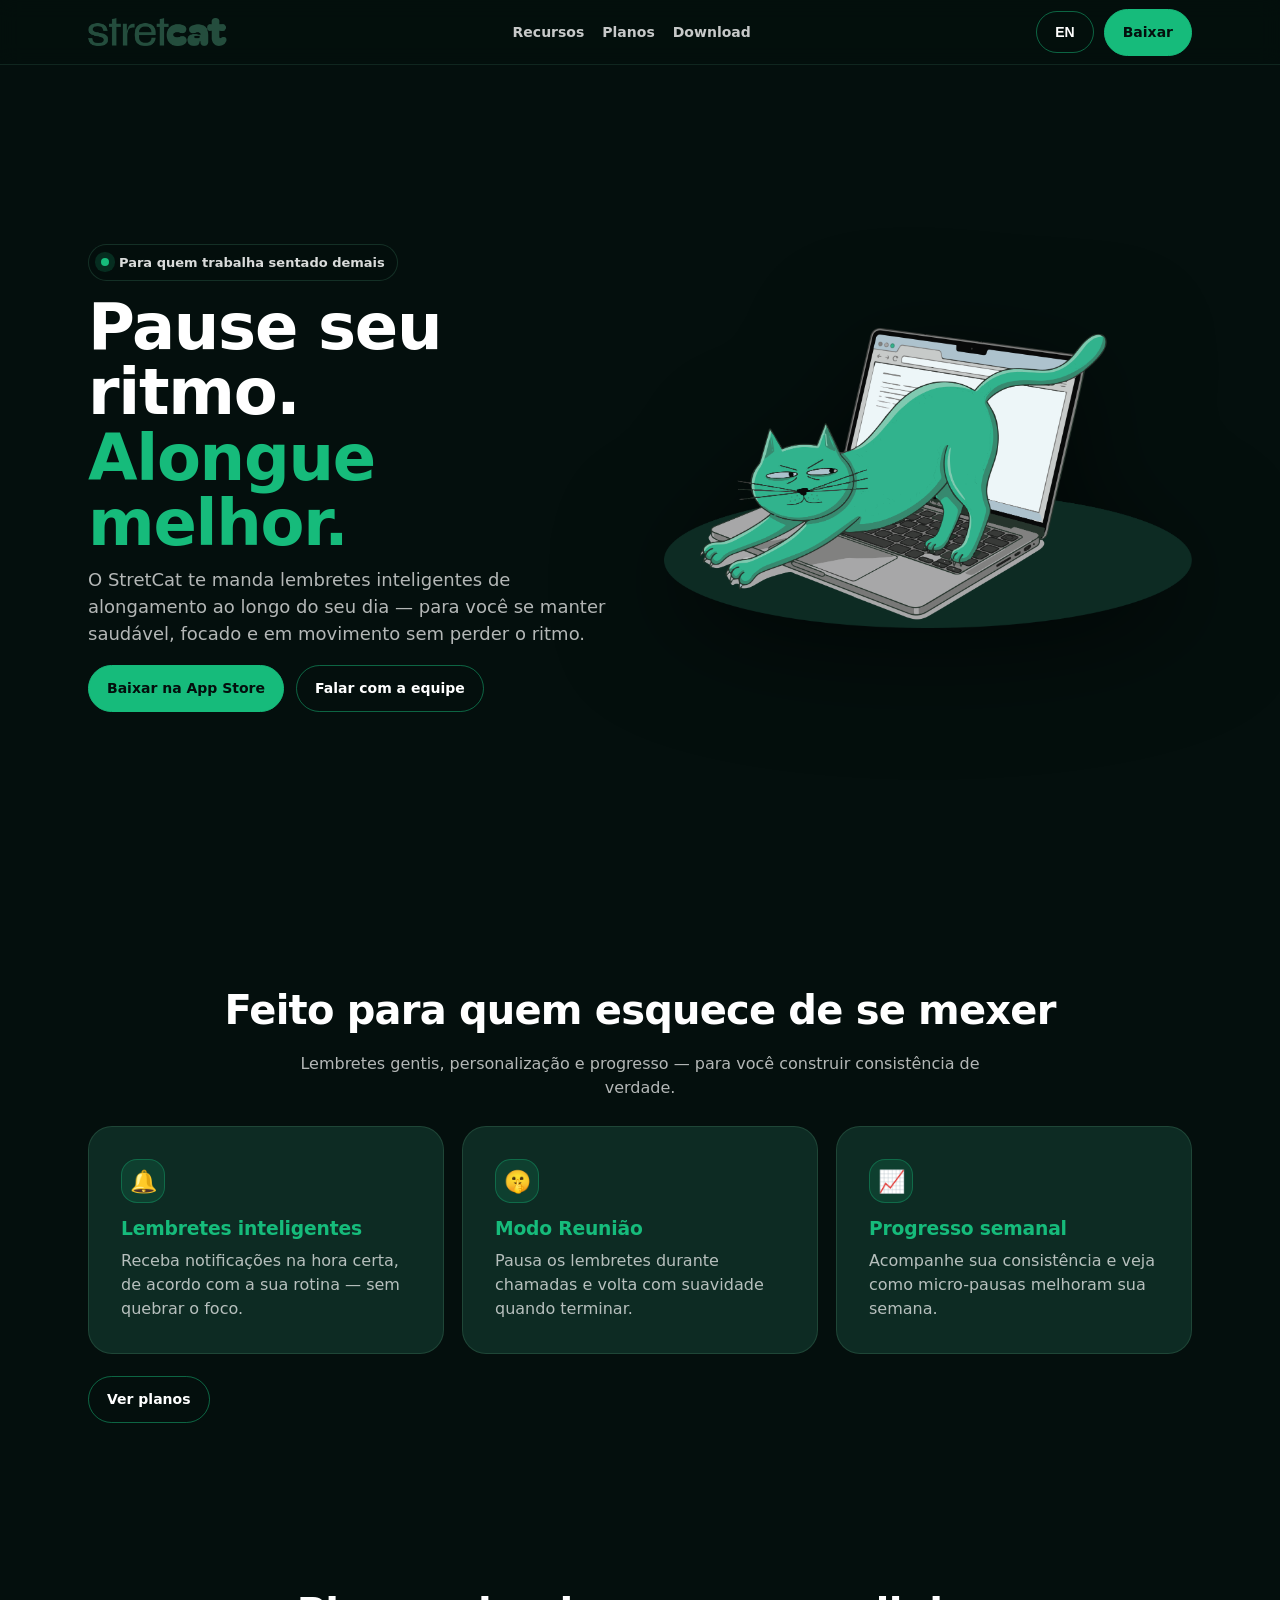
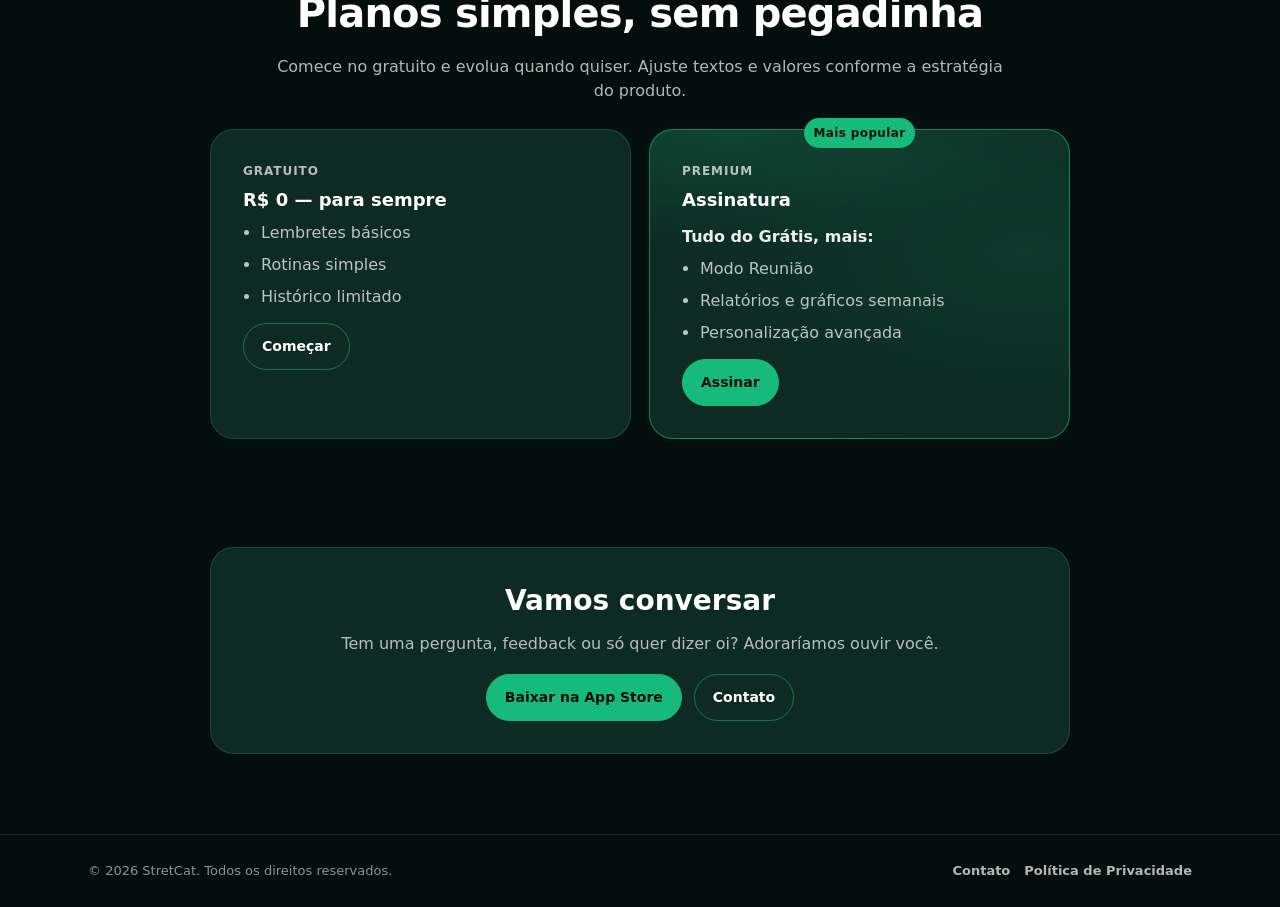
<file: index.html>
<!doctype html>
<html lang="pt-BR">
  <head>
    <meta charset="UTF-8" />
    <meta name="viewport" content="width=device-width, initial-scale=1.0" />
    <meta
      name="description"
      content="StretCat — lembretes inteligentes de alongamento que cabem na sua rotina de trabalho."
    />
    <title>StretCat — Pause seu ritmo</title>
    <link rel="stylesheet" href="./styles.css" />
    <link rel="icon" type="image/png" href="./public/assets/icon.png" />
    <script type="module" src="./main.js"></script>
  </head>

  <body>
    <a class="skip-link" href="#conteudo">Pular para o conteúdo</a>

    <header class="site-header">
      <nav class="container nav" aria-label="Navegação principal">
        <a class="brand" href="#hero" aria-label="Início do StretCat">
          <img class="brand__logo" src="./public/assets/logo.png" alt="StretCat" />
        </a>

        <div class="nav__links" aria-label="Seções">
          <a href="#recursos" id="nav-link-features">Recursos</a>
          <a href="#planos" id="nav-link-plans">Planos</a>
          <a href="#download" id="nav-link-download">Download</a>
        </div>

        <div class="nav__cta">
          <button class="btn" type="button" id="lang-toggle" aria-label="Trocar idioma">EN</button>
          <a class="btn btn--primary" href="#" data-download-link id="nav-cta">Baixar</a>
        </div>
      </nav>
    </header>

    <main id="conteudo">

      <section id="hero" class="section section--hero">
        <div class="container hero">
          <div>
            <span class="kicker"><span class="kicker__dot" aria-hidden="true"></span> <span id="hero-kicker">Para quem trabalha sentado demais</span></span>
            <h1 class="hero__title">
              <span id="hero-tagline">Pause seu ritmo.</span>
              <strong id="hero-subtitle">Alongue melhor.</strong>
            </h1>
            <p class="hero__desc" id="hero-description">
              O StretCat te manda lembretes inteligentes de alongamento ao longo do seu dia — para você se manter saudável, focado e em movimento sem perder o ritmo.
            </p>

            <div class="hero__actions" id="download">
              <a class="btn btn--primary" href="#" data-download-link id="hero-cta-download" aria-label="Baixar na App Store (placeholder)">
                Baixar na App Store
              </a>
              <a class="btn" data-contact-link href="mailto:businesstrioada@gmail.com" id="hero-cta-talk">Falar com a equipe</a>
            </div>
          </div>

          <div class="hero__media" aria-label="Prévia do produto">
            <img id="hero-image" class="hero__image" src="./public/assets/hero.png" alt="Mascote do StretCat" />
          </div>
        </div>
      </section>

      <section id="recursos" class="section">
        <div class="container">
          <h2 class="section__title" id="features-title">Feito para quem esquece de se mexer</h2>
          <p class="section__lead" id="features-lead">
            Lembretes gentis, personalização e progresso — para você construir consistência de verdade.
          </p>

          <div class="grid grid--3" id="features-grid"></div>

          <div style="margin-top:22px">
            <a class="btn" href="#planos" id="features-cta">Ver planos</a>
          </div>
        </div>
      </section>

      <section id="planos" class="section">
        <div class="container">
          <h2 class="section__title" id="plans-title">Planos simples, sem pegadinha</h2>
          <p class="section__lead" id="plans-lead">
            Comece no gratuito e evolua quando quiser. Ajuste textos e valores conforme a estratégia do produto.
          </p>

          <div class="grid grid--2 grid--narrow">
            <article class="card">
              <div class="plan-head">
                <div>
                  <div class="muted" id="plan-free-name" style="font-weight:900; letter-spacing:.08em; text-transform:uppercase; font-size:12px">Gratuito</div>
                  <p class="price" id="plan-free-price">R$ 0 — para sempre</p>
                </div>
              </div>
              <ul class="list" id="plan-free-features"></ul>
              <div style="margin-top:14px">
                <a class="btn" href="#download" id="plan-free-cta">Começar</a>
              </div>
            </article>

            <article class="card card--premium">
              <div class="plan-head">
                <div>
                  <div class="muted" id="plan-premium-name" style="font-weight:900; letter-spacing:.08em; text-transform:uppercase; font-size:12px">Premium</div>
                  <p class="price" id="plan-premium-price">Assinatura</p>
                </div>
              </div>
              <span class="badge badge--floating" id="plan-premium-badge">Mais popular</span>
              <p class="plan-plus" id="plan-premium-plus">
                Tudo do Grátis, mais:
              </p>
              <ul class="list" id="plan-premium-features"></ul>
              <div style="margin-top:14px">
                <a class="btn btn--primary" href="#download" id="plan-premium-cta">Assinar</a>
              </div>
            </article>
          </div>
        </div>
      </section>

      <section id="contato" class="section section--contact">
        <div class="container contact">
          <div class="card contact__card">
            <h2 class="contact__title" id="contact-title">Vamos conversar</h2>
            <p class="contact__text" id="contact-description">
              Tem uma pergunta, feedback ou só quer dizer oi? Adoraríamos ouvir você.
            </p>
            <div class="contact__actions">
              <a class="btn btn--primary" href="#" data-download-link id="contact-cta">Baixar na App Store</a>
              <a class="btn" data-contact-link href="mailto:businesstrioada@gmail.com">Contato</a>
            </div>
          </div>
        </div>
      </section>

    </main>

    <footer class="site-footer">
      <div class="container footer">
        <div id="footer-rights">© 2026 StretCat. Todos os direitos reservados.</div>
        <div class="footer__links">
          <a data-contact-link href="mailto:businesstrioada@gmail.com" id="footer-contact">Contato</a>
          <a href="https://doc-hosting.flycricket.io/stretcat-privacy-policy/586a3a81-e9e2-48e5-87ec-2f3c6e7beefe/privacy" id="footer-privacy" target="_blank" rel="noopener noreferrer">Política de Privacidade</a>
        </div>
      </div>
    </footer>

  </body>
</html>
</file>
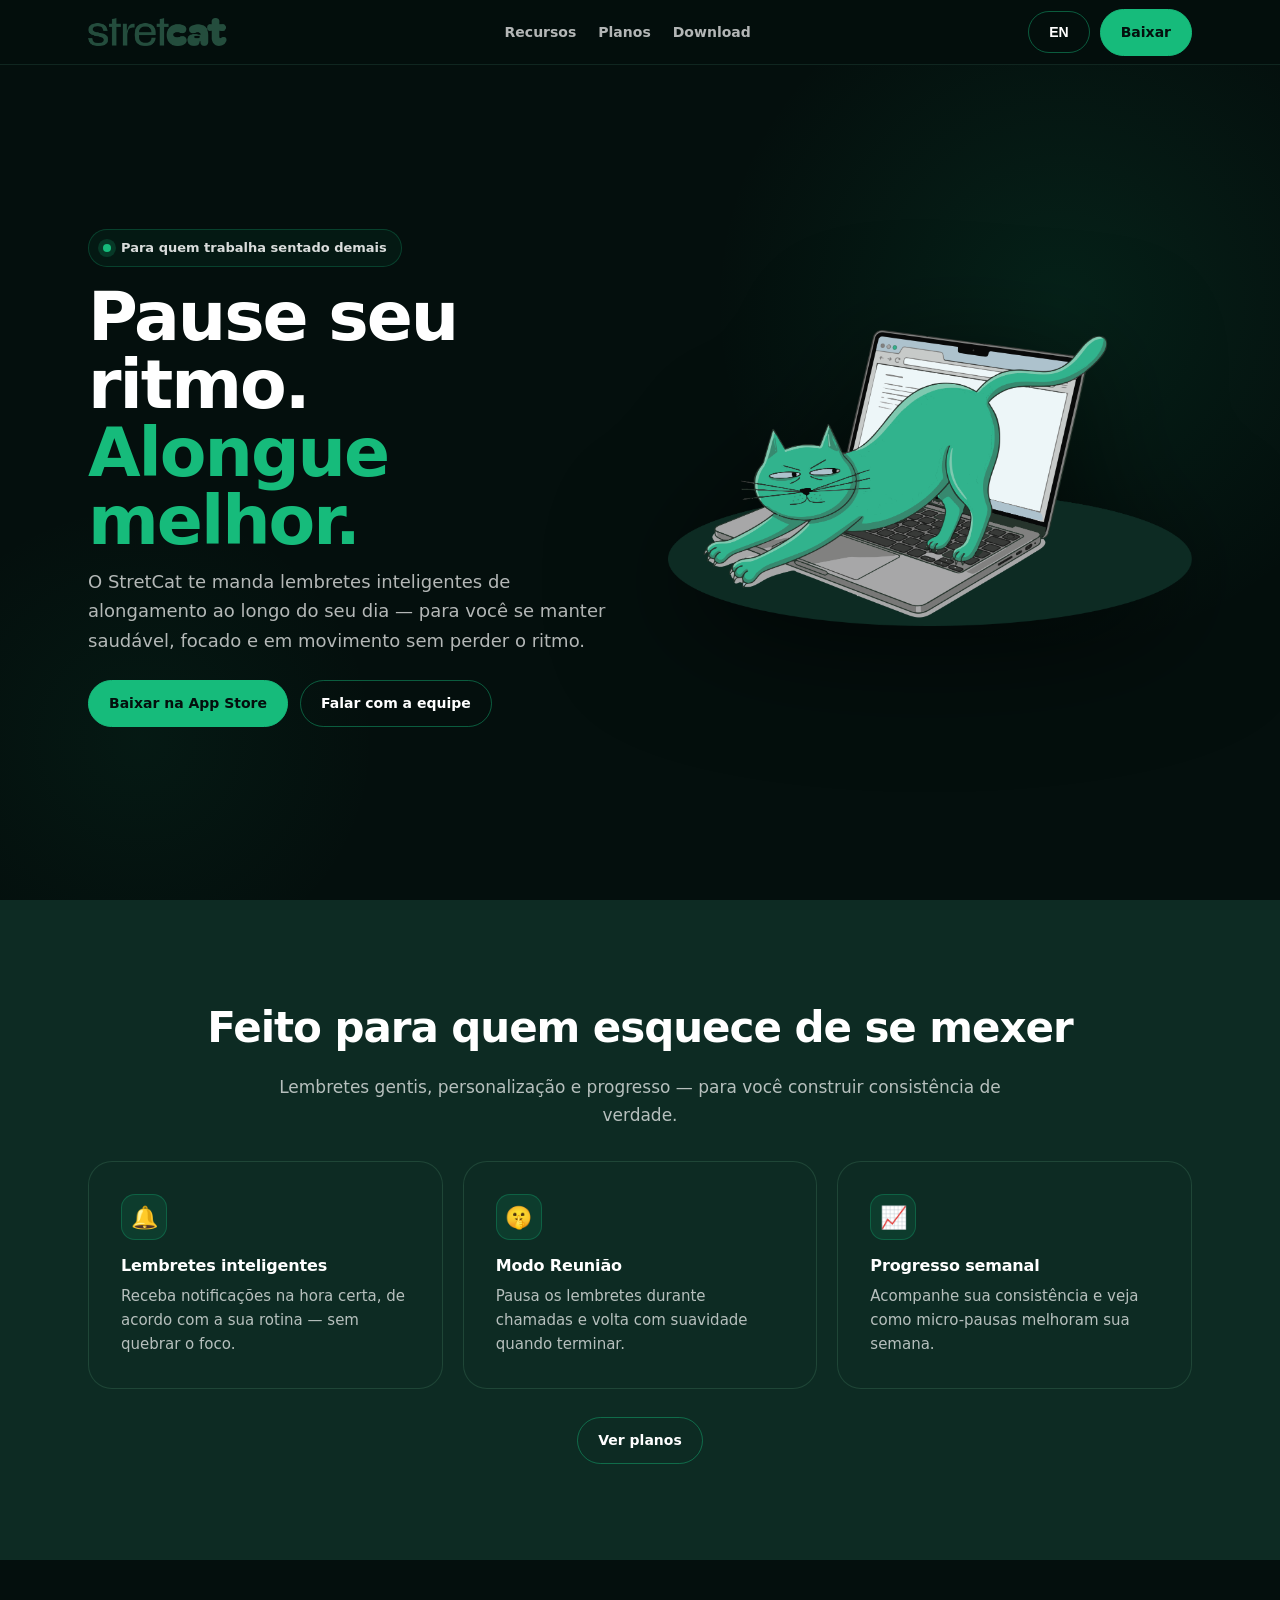
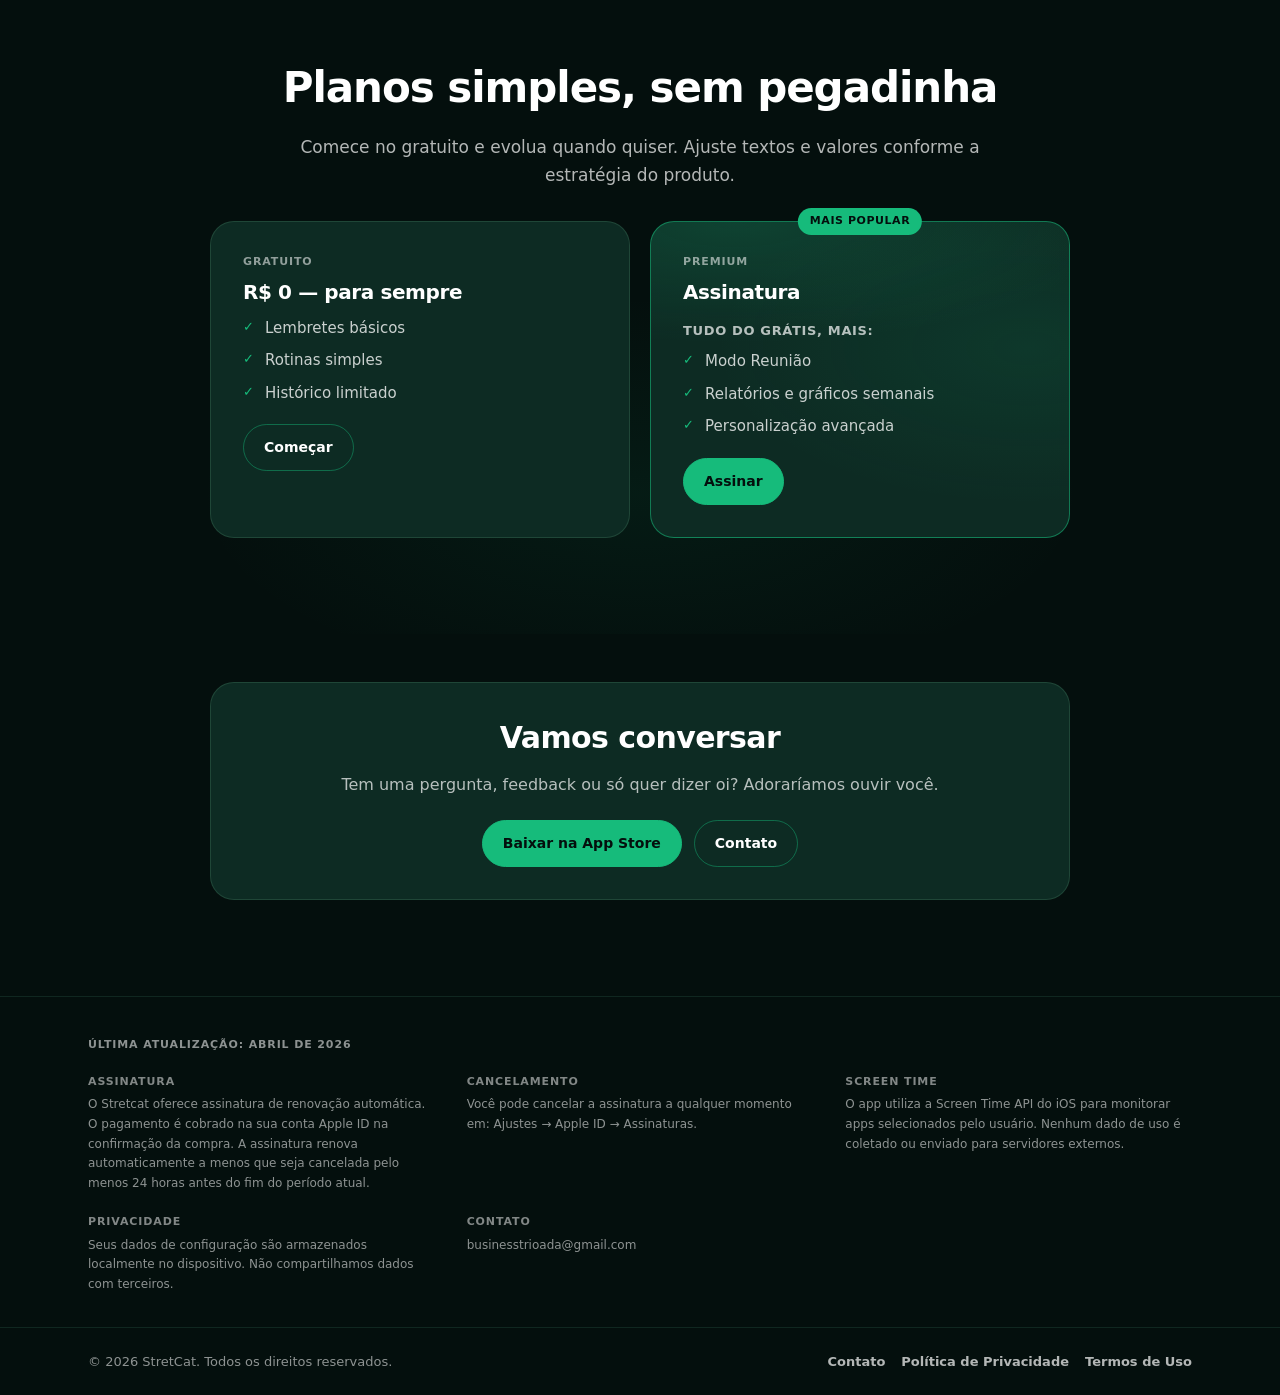
<file: public/index.html>
<!doctype html>
<html lang="pt-BR">
  <head>
    <meta charset="UTF-8" />
    <meta name="viewport" content="width=device-width, initial-scale=1.0" />
    <meta
      name="description"
      content="StretCat — lembretes inteligentes de alongamento que cabem na sua rotina de trabalho."
    />
    <title>StretCat — Pause seu ritmo</title>
    <link rel="stylesheet" href="./styles.css" />
    <link rel="icon" type="image/png" href="./assets/icon.png" />
    <script type="module" src="./main.js"></script>
  </head>

  <body>
    <a class="skip-link" href="#conteudo">Pular para o conteúdo</a>

    <header class="site-header">
      <nav class="container nav" aria-label="Navegação principal">
        <a class="brand" href="#hero" aria-label="Início do StretCat">
          <img class="brand__logo" src="./assets/logo.png" alt="StretCat" />
        </a>

        <div class="nav__links" aria-label="Seções">
          <a href="#recursos" id="nav-link-features">Recursos</a>
          <a href="#planos" id="nav-link-plans">Planos</a>
          <a href="#download" id="nav-link-download">Download</a>
        </div>

        <div class="nav__cta">
          <button class="btn" type="button" id="lang-toggle" aria-label="Trocar idioma">EN</button>
          <a class="btn btn--primary" href="https://apps.apple.com/br/app/stretcat-alongamento-e-pausas/id6760904248" data-download-link id="nav-cta" target="_blank" rel="noopener noreferrer">Baixar</a>
        </div>
      </nav>
    </header>

    <main id="conteudo">

      <section id="hero" class="section section--hero">
        <div class="container hero">
          <div>
            <span class="kicker"><span class="kicker__dot" aria-hidden="true"></span> <span id="hero-kicker">Para quem trabalha sentado demais</span></span>
            <h1 class="hero__title">
              <span id="hero-tagline">Pause seu ritmo.</span>
              <strong id="hero-subtitle">Alongue melhor.</strong>
            </h1>
            <p class="hero__desc" id="hero-description">
              O StretCat te manda lembretes inteligentes de alongamento ao longo do seu dia — para você se manter saudável, focado e em movimento sem perder o ritmo.
            </p>

            <div class="hero__actions" id="download">
              <a class="btn btn--primary" href="https://apps.apple.com/br/app/stretcat-alongamento-e-pausas/id6760904248" data-download-link id="hero-cta-download" aria-label="Baixar na App Store" target="_blank" rel="noopener noreferrer">
                Baixar na App Store
              </a>
              <a class="btn" data-contact-link href="mailto:businesstrioada@gmail.com" id="hero-cta-talk">Falar com a equipe</a>
            </div>
          </div>

          <div class="hero__media" aria-label="Prévia do produto">
            <img id="hero-image" class="hero__image" src="./assets/hero.png" alt="Mascote do StretCat" />
          </div>
        </div>
      </section>

      <section id="recursos" class="section">
        <div class="container">
          <h2 class="section__title" id="features-title">Feito para quem esquece de se mexer</h2>
          <p class="section__lead" id="features-lead">
            Lembretes gentis, personalização e progresso — para você construir consistência de verdade.
          </p>

          <div class="grid grid--3" id="features-grid"></div>

          <div class="section__cta">
            <a class="btn" href="#planos" id="features-cta">Ver planos</a>
          </div>
        </div>
      </section>

      <section id="planos" class="section">
        <div class="container">
          <h2 class="section__title" id="plans-title">Planos simples, sem pegadinha</h2>
          <p class="section__lead" id="plans-lead">
            Comece no gratuito e evolua quando quiser. Ajuste textos e valores conforme a estratégia do produto.
          </p>

          <div class="grid grid--2 grid--narrow">
            <article class="card">
              <div class="plan-head">
                <div>
                  <div class="plan-name" id="plan-free-name">Gratuito</div>
                  <p class="price" id="plan-free-price">R$ 0 — para sempre</p>
                </div>
              </div>
              <ul class="list" id="plan-free-features"></ul>
              <div class="plan-cta">
                <a class="btn" href="#download" id="plan-free-cta">Começar</a>
              </div>
            </article>

            <article class="card card--premium">
              <div class="plan-head">
                <div>
                  <div class="plan-name" id="plan-premium-name">Premium</div>
                  <p class="price" id="plan-premium-price">Assinatura</p>
                </div>
              </div>
              <span class="badge badge--floating" id="plan-premium-badge">Mais popular</span>
              <p class="plan-plus" id="plan-premium-plus">
                Tudo do Grátis, mais:
              </p>
              <ul class="list" id="plan-premium-features"></ul>
              <div class="plan-cta">
                <a class="btn btn--primary" href="#download" id="plan-premium-cta">Assinar</a>
              </div>
            </article>
          </div>
        </div>
      </section>

      <section id="contato" class="section section--contact">
        <div class="container contact">
          <div class="card contact__card">
            <h2 class="contact__title" id="contact-title">Vamos conversar</h2>
            <p class="contact__text" id="contact-description">
              Tem uma pergunta, feedback ou só quer dizer oi? Adoraríamos ouvir você.
            </p>
            <div class="contact__actions">
              <a class="btn btn--primary" href="https://apps.apple.com/br/app/stretcat-alongamento-e-pausas/id6760904248" data-download-link id="contact-cta" target="_blank" rel="noopener noreferrer">Baixar na App Store</a>
              <a class="btn" data-contact-link href="mailto:businesstrioada@gmail.com">Contato</a>
            </div>
          </div>
        </div>
      </section>

    </main>

    <section class="section--legal" aria-label="Informações legais">
      <div class="container legal">
        <p class="legal__updated" id="legal-updated">Última atualização: abril de 2026</p>
        <div class="legal__grid" id="legal-grid"></div>
      </div>
    </section>

    <footer class="site-footer">
      <div class="container footer">
        <div id="footer-rights">© 2026 StretCat. Todos os direitos reservados.</div>
        <div class="footer__links">
          <a data-contact-link href="mailto:businesstrioada@gmail.com" id="footer-contact">Contato</a>
          <a href="https://doc-hosting.flycricket.io/stretcat-privacy-policy/586a3a81-e9e2-48e5-87ec-2f3c6e7beefe/privacy" id="footer-privacy" target="_blank" rel="noopener noreferrer">Política de Privacidade</a>
          <a href="https://doc-hosting.flycricket.io/stretcat-terms-of-use/e716a331-82c2-4871-82e6-1687f7138f43/terms" id="footer-terms" target="_blank" rel="noopener noreferrer">Termos de Uso</a>
        </div>
      </div>
    </footer>

  </body>
</html>
</file>
<file: public/styles.css>
/* StretCat landing — CSS puro */
:root {
  --color01: #040f0d;
  --color02: #0d2b23;
  --color03: #244d3d;
  --color07: #16bb7b;

  --text: #ffffff;
  --muted: rgba(255, 255, 255, 0.7);
  --muted2: rgba(255, 255, 255, 0.55);
  --border: rgba(36, 77, 61, 0.4);

  --max: 1152px;
  --pad: 24px;
  --radius: 24px;
  --header-h: 64px;
  --section-y: clamp(64px, 8vw, 96px);
}

* {
  box-sizing: border-box;
}

html {
  scroll-behavior: smooth;
}

body {
  margin: 0;
  font-family: ui-sans-serif, system-ui, -apple-system, BlinkMacSystemFont, "Segoe UI", sans-serif;
  background: var(--color01);
  color: var(--text);
  line-height: 1.5;
  -webkit-font-smoothing: antialiased;
  -moz-osx-font-smoothing: grayscale;
}

main {
  padding-top: var(--header-h);
}

img {
  max-width: 100%;
  height: auto;
  display: block;
}

a {
  color: inherit;
}

.container {
  max-width: var(--max);
  margin: 0 auto;
  padding: 0 var(--pad);
}

.skip-link {
  position: absolute;
  left: -999px;
  top: auto;
  width: 1px;
  height: 1px;
  overflow: hidden;
}

.skip-link:focus {
  left: 16px;
  top: 14px;
  width: auto;
  height: auto;
  padding: 10px 12px;
  z-index: 9999;
  background: rgba(4, 15, 13, 0.92);
  border: 1px solid var(--border);
  border-radius: 999px;
}

/* ─── Header ─── */
.site-header {
  position: fixed;
  top: 0;
  left: 0;
  right: 0;
  z-index: 50;
  background: rgba(4, 15, 13, 0.85);
  backdrop-filter: blur(14px);
  -webkit-backdrop-filter: blur(14px);
  border-bottom: 1px solid var(--border);
}

.nav {
  height: var(--header-h);
  display: flex;
  align-items: center;
  justify-content: space-between;
  gap: 16px;
}

.brand {
  display: flex;
  align-items: center;
  gap: 10px;
  text-decoration: none;
}

.brand__logo {
  height: 28px;
  width: auto;
  max-width: 140px;
  object-fit: contain;
  border-radius: 8px;
}

.nav__links {
  display: none;
  align-items: center;
  gap: 22px;
}

.nav__links a {
  text-decoration: none;
  color: var(--muted);
  font-weight: 600;
  font-size: 14px;
  transition: color 0.15s ease;
}

.nav__links a:hover {
  color: var(--text);
}

.nav__cta {
  display: flex;
  align-items: center;
  gap: 10px;
}

/* ─── Buttons ─── */
.btn {
  display: inline-flex;
  align-items: center;
  justify-content: center;
  border-radius: 999px;
  padding: 12px 20px;
  text-decoration: none;
  border: 1px solid rgba(22, 187, 123, 0.45);
  background: transparent;
  color: var(--text);
  font-weight: 700;
  font-size: 14px;
  cursor: pointer;
  transition: background 0.18s ease, transform 0.18s ease, border-color 0.18s ease, box-shadow 0.18s ease;
}

.btn:hover {
  transform: translateY(-2px);
  background: rgba(22, 187, 123, 0.10);
  border-color: rgba(22, 187, 123, 0.75);
  box-shadow: 0 6px 20px rgba(22, 187, 123, 0.12);
}

.btn--primary {
  background: var(--color07);
  border-color: var(--color07);
  color: var(--color01);
}

.btn--primary:hover {
  background: #13d68c;
  border-color: #13d68c;
  box-shadow: 0 6px 24px rgba(22, 187, 123, 0.35);
}

/* ─── Sections ─── */
.section {
  padding: var(--section-y) 0;
}

/* Hero */
.section--hero {
  position: relative;
  overflow: hidden;
  padding: clamp(52px, 7vw, 88px) 0 clamp(64px, 8vw, 96px);
  min-height: calc(100svh - var(--header-h));
  display: flex;
  align-items: center;
}

.section--hero::before {
  content: '';
  position: absolute;
  top: -120px;
  right: -140px;
  width: 720px;
  height: 720px;
  border-radius: 50%;
  background: radial-gradient(circle, rgba(22, 187, 123, 0.11) 0%, transparent 68%);
  pointer-events: none;
}

.section--hero::after {
  content: '';
  position: absolute;
  bottom: -80px;
  left: -100px;
  width: 480px;
  height: 480px;
  border-radius: 50%;
  background: radial-gradient(circle, rgba(22, 187, 123, 0.06) 0%, transparent 70%);
  pointer-events: none;
}

.section--hero .container {
  position: relative;
  z-index: 1;
}

/* Features — alternate background */
#recursos {
  background: var(--color02);
}

/* Plans — subtle center glow */
#planos {
  position: relative;
  overflow: hidden;
}

#planos::before {
  content: '';
  position: absolute;
  bottom: -60px;
  left: 50%;
  transform: translateX(-50%);
  width: 900px;
  height: 400px;
  background: radial-gradient(ellipse, rgba(22, 187, 123, 0.07) 0%, transparent 70%);
  pointer-events: none;
}

#planos .container {
  position: relative;
  z-index: 1;
}

.section__title {
  font-size: clamp(28px, 3.5vw, 42px);
  margin: 0 0 14px;
  letter-spacing: -0.025em;
  text-align: center;
}

.section__lead {
  margin: 0 auto 32px;
  color: var(--muted);
  max-width: 68ch;
  font-size: 17px;
  text-align: center;
  line-height: 1.65;
}

.section__cta {
  margin-top: 28px;
  text-align: center;
}

/* Kicker */
.kicker {
  display: inline-flex;
  align-items: center;
  gap: 10px;
  padding: 8px 14px;
  border: 1px solid rgba(22, 187, 123, 0.25);
  border-radius: 999px;
  background: rgba(22, 187, 123, 0.06);
  color: rgba(255, 255, 255, 0.85);
  font-weight: 700;
  font-size: 13px;
}

.kicker__dot {
  width: 8px;
  height: 8px;
  border-radius: 50%;
  background: var(--color07);
  box-shadow: 0 0 0 5px rgba(22, 187, 123, 0.2);
  flex-shrink: 0;
}

/* Hero layout */
.hero {
  display: grid;
  grid-template-columns: 1fr;
  gap: 32px;
  align-items: center;
}

.hero__title {
  font-size: clamp(42px, 6.5vw, 68px);
  line-height: 1.0;
  margin: 16px 0 12px;
  letter-spacing: -0.03em;
}

.hero__title strong {
  display: block;
  color: var(--color07);
  font-weight: 900;
}

.hero__desc {
  max-width: 54ch;
  color: var(--muted);
  font-size: 18px;
  line-height: 1.65;
  margin: 0 0 24px;
}

.hero__actions {
  display: flex;
  flex-wrap: wrap;
  gap: 12px;
  align-items: center;
}

.note {
  color: var(--muted2);
  font-size: 13px;
}

.hero__media {
  display: flex;
  justify-content: center;
}

.hero__image {
  max-height: 460px;
  width: auto;
  filter: drop-shadow(0 24px 60px rgba(0, 0, 0, 0.6));
}

/* ─── Cards ─── */
.grid {
  display: grid;
  grid-template-columns: 1fr;
  gap: 16px;
}

.grid--narrow {
  max-width: 860px;
  margin-left: auto;
  margin-right: auto;
  width: 100%;
}

.card {
  border-radius: var(--radius);
  border: 1px solid rgba(36, 77, 61, 0.8);
  background: var(--color02);
  padding: 32px;
  transition: border-color 0.2s ease, transform 0.2s ease, box-shadow 0.2s ease;
}

.card:not(.contact__card):hover {
  border-color: rgba(22, 187, 123, 0.5);
  transform: translateY(-3px);
  box-shadow: 0 16px 40px rgba(0, 0, 0, 0.4);
}

.card--premium {
  position: relative;
  border-color: rgba(22, 187, 123, 0.55);
  background:
    radial-gradient(700px 220px at 20% 0%, rgba(22, 187, 123, 0.16), transparent 55%),
    radial-gradient(520px 260px at 90% 40%, rgba(22, 187, 123, 0.09), transparent 60%),
    var(--color02);
}

.card--premium:hover {
  border-color: rgba(22, 187, 123, 0.85) !important;
  box-shadow: 0 16px 48px rgba(22, 187, 123, 0.15) !important;
}

.card__icon {
  width: 46px;
  height: 46px;
  border-radius: 14px;
  display: grid;
  place-items: center;
  background: rgba(22, 187, 123, 0.12);
  border: 1px solid rgba(22, 187, 123, 0.3);
  font-size: 22px;
}

.card__title {
  margin: 14px 0 6px;
  font-weight: 800;
  font-size: 16px;
  letter-spacing: -0.01em;
  color: var(--text);
}

.card__text {
  margin: 0;
  color: var(--muted);
  font-size: 15px;
  line-height: 1.6;
}

/* ─── List (plan features) ─── */
.list {
  list-style: none;
  margin: 0;
  padding: 0;
  color: rgba(255, 255, 255, 0.78);
}

.list li {
  position: relative;
  padding-left: 22px;
  margin: 10px 0;
  font-size: 15px;
}

.list li::before {
  content: '✓';
  position: absolute;
  left: 0;
  color: var(--color07);
  font-weight: 800;
  font-size: 13px;
  line-height: 1.6;
}

/* ─── Plans ─── */
.badge {
  display: inline-flex;
  align-items: center;
  justify-content: center;
  padding: 5px 12px;
  border-radius: 999px;
  background: var(--color07);
  color: var(--color01);
  font-size: 11px;
  font-weight: 900;
  letter-spacing: 0.05em;
  text-transform: uppercase;
}

.badge--floating {
  position: absolute;
  top: -14px;
  left: 50%;
  transform: translateX(-50%);
  white-space: nowrap;
}

.price {
  font-size: 20px;
  font-weight: 900;
  margin: 6px 0 0;
  letter-spacing: -0.02em;
}

.plan-head {
  display: flex;
  align-items: flex-start;
  justify-content: space-between;
  gap: 12px;
}

.plan-name {
  font-weight: 900;
  letter-spacing: 0.08em;
  text-transform: uppercase;
  font-size: 11px;
  color: var(--muted2);
}

.plan-plus {
  margin: 14px 0 8px;
  font-size: 13px;
  font-weight: 700;
  color: var(--muted);
  text-transform: uppercase;
  letter-spacing: 0.05em;
}

.plan-cta {
  margin-top: 20px;
}

.muted {
  color: var(--muted);
}

/* ─── Contact ─── */
.section--contact {
  padding-top: calc(var(--section-y) * 0.5);
}

.contact {
  display: flex;
  justify-content: center;
}

.contact__card {
  width: 100%;
  max-width: 860px;
  text-align: center;
}

.contact__title {
  margin: 0 0 12px;
  font-size: 30px;
  font-weight: 800;
  letter-spacing: -0.02em;
}

.contact__text {
  margin: 0 auto 22px;
  max-width: 60ch;
  color: var(--muted);
  font-size: 16px;
  line-height: 1.65;
}

.contact__actions {
  display: flex;
  gap: 12px;
  justify-content: center;
  flex-wrap: wrap;
}

/* ─── Legal ─── */
.section--legal {
  padding: 40px 0 32px;
  border-top: 1px solid var(--border);
}

.legal__updated {
  font-size: 11px;
  color: var(--muted2);
  margin: 0 0 20px;
  font-weight: 700;
  text-transform: uppercase;
  letter-spacing: 0.08em;
}

.legal__grid {
  display: grid;
  grid-template-columns: 1fr;
  gap: 18px;
}

.legal__item-title {
  font-size: 11px;
  font-weight: 800;
  text-transform: uppercase;
  letter-spacing: 0.08em;
  color: rgba(255, 255, 255, 0.5);
  margin: 0 0 5px;
}

.legal__item-body {
  font-size: 12px;
  color: var(--muted2);
  margin: 0;
  line-height: 1.65;
}

/* ─── Footer ─── */
.site-footer {
  border-top: 1px solid var(--border);
  padding: 24px 0;
  color: var(--muted2);
  font-size: 13px;
}

.footer {
  display: flex;
  flex-direction: column;
  gap: 10px;
  align-items: flex-start;
  justify-content: space-between;
}

.footer a {
  color: var(--muted);
  text-decoration: none;
  font-weight: 600;
  transition: color 0.15s ease;
}

.footer a:hover {
  color: var(--color07);
}

.footer__links {
  display: flex;
  flex-wrap: wrap;
  gap: 16px;
}

/* ─── Responsive ─── */
@media (min-width: 640px) {
  .legal__grid {
    grid-template-columns: repeat(2, 1fr);
    gap: 20px 32px;
  }
}

@media (min-width: 1024px) {
  .nav__links {
    display: flex;
  }

  .hero {
    grid-template-columns: 1fr 1fr;
    gap: 56px;
  }

  .grid--3 {
    grid-template-columns: repeat(3, minmax(0, 1fr));
    gap: 20px;
  }

  .grid--2 {
    grid-template-columns: repeat(2, minmax(0, 1fr));
    gap: 20px;
  }

  .footer {
    flex-direction: row;
    align-items: center;
  }

  .legal__grid {
    grid-template-columns: repeat(3, 1fr);
  }
}

@media (prefers-reduced-motion: reduce) {
  * {
    scroll-behavior: auto;
  }
  .btn,
  .card {
    transition: none;
  }
}
</file>
<file: styles.css>
/* StretCat landing — CSS puro (visual “Tailwind-like”) */
:root {
  --color01: #040f0d;
  --color02: #0d2b23;
  --color03: #244d3d;
  --color07: #16bb7b;

  --text: #ffffff;
  --muted: rgba(255, 255, 255, 0.7);
  --muted2: rgba(255, 255, 255, 0.55);
  --border: rgba(36, 77, 61, 0.4);

  --max: 1152px; /* max-w-6xl */
  --pad: 24px;
  --radius: 24px; /* rounded-3xl-ish */
}

/* Rhythm / spacing */
:root{
  --header-h: 64px;
  /* Espaçamento vertical mais “apertado” e consistente */
  --section-y: clamp(52px, 7vw, 80px);
}

* {
  box-sizing: border-box;
}

html {
  scroll-behavior: smooth;
}

body {
  margin: 0;
  font-family: ui-sans-serif, system-ui, -apple-system, BlinkMacSystemFont, "Segoe UI", sans-serif;
  background: var(--color01);
  color: var(--text);
  line-height: 1.5;
  -webkit-font-smoothing: antialiased;
  -moz-osx-font-smoothing: grayscale;
}

main {
  padding-top: var(--header-h); /* header fixo */
}

img {
  max-width: 100%;
  height: auto;
  display: block;
}

a {
  color: inherit;
}

.container {
  max-width: var(--max);
  margin: 0 auto;
  padding: 0 var(--pad);
}

.skip-link {
  position: absolute;
  left: -999px;
  top: auto;
  width: 1px;
  height: 1px;
  overflow: hidden;
}

.skip-link:focus {
  left: 16px;
  top: 14px;
  width: auto;
  height: auto;
  padding: 10px 12px;
  z-index: 9999;
  background: rgba(4, 15, 13, 0.92);
  border: 1px solid var(--border);
  border-radius: 999px;
}

/* Header */
.site-header {
  position: fixed;
  top: 0;
  left: 0;
  right: 0;
  z-index: 50;
  background: rgba(4, 15, 13, 0.8);
  backdrop-filter: blur(10px);
  -webkit-backdrop-filter: blur(10px);
  border-bottom: 1px solid var(--border);
}

.nav {
  height: var(--header-h);
  display: flex;
  align-items: center;
  justify-content: space-between;
  gap: 16px;
}

.brand {
  display: flex;
  align-items: center;
  gap: 10px;
  text-decoration: none;
}

.brand__logo {
  height: 28px;
  width: auto;
  max-width: 140px;
  object-fit: contain;
  border-radius: 8px;
}

.brand__text {
  display: flex;
  flex-direction: column;
  line-height: 1.05;
}

.brand__name {
  font-weight: 800;
  letter-spacing: 0.2px;
}

.brand__tag {
  font-size: 12px;
  color: var(--muted);
}

.nav__links {
  display: none;
  align-items: center;
  gap: 18px;
}

.nav__links a {
  text-decoration: none;
  color: rgba(255, 255, 255, 0.78);
  font-weight: 600;
  font-size: 14px;
}

.nav__links a:hover {
  color: var(--color07);
}

.nav__cta {
  display: flex;
  align-items: center;
  gap: 10px;
}

/* Buttons */
.btn {
  display: inline-flex;
  align-items: center;
  justify-content: center;
  border-radius: 999px;
  padding: 12px 18px;
  text-decoration: none;
  border: 1px solid rgba(22, 187, 123, 0.5);
  background: transparent;
  color: var(--text);
  font-weight: 700;
  font-size: 14px;
  cursor: pointer;
  transition: background 0.15s ease, transform 0.15s ease, border-color 0.15s ease;
}

.btn:hover {
  transform: translateY(-1px);
  background: rgba(22, 187, 123, 0.12);
  border-color: rgba(22, 187, 123, 0.8);
}

.btn--primary {
  background: var(--color07);
  border-color: var(--color07);
  color: var(--color01);
}

.btn--primary:hover {
  background: rgba(22, 187, 123, 0.92);
}

/* Sections */
.section {
  padding: var(--section-y) 0;
}

.section--hero {
  padding: clamp(44px, 6vw, 72px) 0 clamp(54px, 7vw, 80px);
  min-height: calc(100svh - var(--header-h));
  display: flex;
  align-items: center;
}

.kicker {
  display: inline-flex;
  align-items: center;
  gap: 10px;
  padding: 8px 12px;
  border: 1px solid rgba(36, 77, 61, 0.55);
  border-radius: 999px;
  background: rgba(4, 15, 13, 0.3);
  color: rgba(255, 255, 255, 0.85);
  font-weight: 700;
  font-size: 13px;
}

.kicker__dot {
  width: 8px;
  height: 8px;
  border-radius: 50%;
  background: var(--color07);
  box-shadow: 0 0 0 6px rgba(22, 187, 123, 0.18);
}

.hero {
  display: grid;
  grid-template-columns: 1fr;
  gap: 28px;
  align-items: center;
}

.hero__title {
  font-size: clamp(40px, 6vw, 64px);
  line-height: 1.02;
  margin: 14px 0 10px;
  letter-spacing: -0.02em;
}

.hero__title strong {
  display: block;
  color: var(--color07);
  font-weight: 900;
}

.hero__desc {
  max-width: 58ch;
  color: var(--muted);
  font-size: 18px;
  margin: 0 0 18px;
}

.hero__actions {
  display: flex;
  flex-wrap: wrap;
  gap: 12px;
  align-items: center;
}

.note {
  color: var(--muted2);
  font-size: 13px;
}

.hero__media {
  display: flex;
  justify-content: center;
}

.hero__image {
  max-height: 440px;
  width: auto;
  filter: drop-shadow(0 22px 55px rgba(0, 0, 0, 0.55));
}

.section__title {
  font-size: clamp(26px, 3.2vw, 40px);
  margin: 0 0 12px;
  letter-spacing: -0.02em;
  text-align: center;
}

.section__lead {
  margin: 0 auto 26px;
  color: var(--muted);
  max-width: 72ch;
  text-align: center;
}

/* Cards + grids */
.grid {
  display: grid;
  grid-template-columns: 1fr;
  gap: 16px;
}

.grid--narrow{
  max-width: 860px;
  margin-left: auto;
  margin-right: auto;
  width: 100%;
}

.card {
  border-radius: var(--radius);
  border: 1px solid rgba(36, 77, 61, 0.8);
  background: var(--color02);
  padding: 32px;
}

.card--premium {
  position: relative;
  border-color: rgba(22, 187, 123, 0.6);
  background:
    radial-gradient(700px 220px at 20% 0%, rgba(22, 187, 123, 0.18), transparent 55%),
    radial-gradient(520px 260px at 90% 40%, rgba(22, 187, 123, 0.10), transparent 60%),
    var(--color02);
}

.card__icon {
  width: 44px;
  height: 44px;
  border-radius: 16px;
  display: grid;
  place-items: center;
  background: rgba(22, 187, 123, 0.14);
  border: 1px solid rgba(22, 187, 123, 0.35);
  color: var(--color07);
  font-size: 22px;
}

.card__title {
  margin: 12px 0 6px;
  font-weight: 800;
  letter-spacing: -0.01em;
  color: var(--color07);
}

.card__text {
  margin: 0;
  color: var(--muted);
}

.list {
  margin: 0;
  padding-left: 18px;
  color: rgba(255, 255, 255, 0.72);
}

.list li {
  margin: 8px 0;
}

.badge {
  display: inline-flex;
  align-items: center;
  justify-content: center;
  padding: 6px 10px;
  border-radius: 999px;
  background: var(--color07);
  color: var(--color01);
  font-size: 12px;
  font-weight: 900;
  letter-spacing: 0.03em;
}

.badge--floating {
  position: absolute;
  top: -12px;
  left: 50%;
  transform: translateX(-50%);
}

.price {
  font-size: 18px;
  font-weight: 900;
  margin: 6px 0 0;
}

.plan-head {
  display: flex;
  align-items: flex-start;
  justify-content: space-between;
  gap: 12px;
}

.muted {
  color: var(--muted);
}

.plan-plus{
  margin: 12px 0 6px;
  font-weight: 900;
  color: rgba(255,255,255,.92);
}


/* Contact */
.section--contact {
  padding-top: calc(var(--section-y) * 0.35);
}

.contact {
  display: flex;
  justify-content: center;
}

.contact__card {
  width: 100%;
  max-width: 860px;
  text-align: center;
}

.contact__title {
  margin: 0 0 10px;
  font-size: 28px;
  font-weight: 800;
}

.contact__text {
  margin: 0 auto 18px;
  max-width: 70ch;
  color: var(--muted);
}

.contact__actions {
  display: flex;
  gap: 12px;
  justify-content: center;
  flex-wrap: wrap;
}

/* Footer */
.site-footer {
  border-top: 1px solid var(--border);
  padding: 26px 0;
  color: var(--muted2);
  font-size: 13px;
}

.footer {
  display: flex;
  flex-direction: column;
  gap: 10px;
  align-items: flex-start;
  justify-content: space-between;
}

.footer a {
  color: rgba(255, 255, 255, 0.7);
  text-decoration: none;
  font-weight: 700;
}

.footer a:hover {
  color: var(--color07);
}

.footer__links {
  display: flex;
  flex-wrap: wrap;
  gap: 14px;
}

/* Responsive */
@media (min-width: 1024px) {
  .nav__links {
    display: flex;
  }
  .hero {
    grid-template-columns: 1fr 1fr;
    gap: 48px;
  }
  .grid--3 {
    grid-template-columns: repeat(3, minmax(0, 1fr));
    gap: 18px;
  }
  .grid--2 {
    grid-template-columns: repeat(2, minmax(0, 1fr));
    gap: 18px;
  }
  .footer {
    flex-direction: row;
    align-items: center;
  }
}

@media (prefers-reduced-motion: reduce) {
  * {
    scroll-behavior: auto;
  }
  .btn {
    transition: none;
  }
}
</file>
